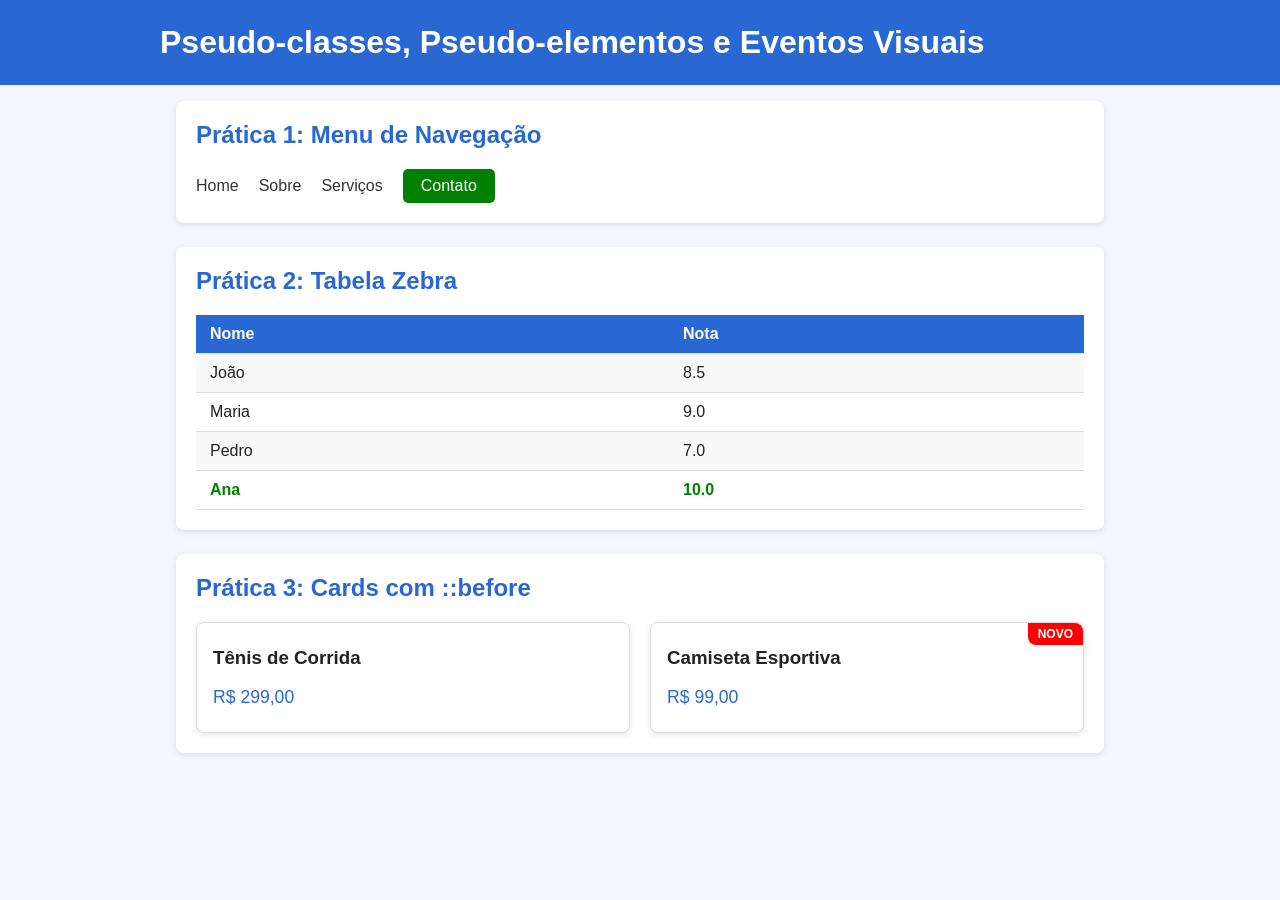
<file: Atividade 12/index.html>
<!DOCTYPE html>
<html lang="pt-BR">
<head>
  <meta charset="UTF-8">
  <meta name="viewport" content="width=device-width, initial-scale=1.0">
  <title>Pseudo-classes e Pseudo-elementos - Práticas</title>
  <link rel="stylesheet" href="estilo.css">
</head>
<body>

  <header class="topo">
    <h1 class="titulo">Pseudo-classes, Pseudo-elementos e Eventos Visuais</h1>
  </header>

  <main class="conteudo">

    <!-- PRÁTICA 1: MENU DE NAVEGAÇÃO -->
    <section class="pratica">
      <h2>Prática 1: Menu de Navegação</h2>
      <nav>
        <ul class="menu">
          <li><a href="#">Home</a></li>
          <li><a href="#">Sobre</a></li>
          <li><a href="#">Serviços</a></li>
          <li><a href="#">Contato</a></li>
        </ul>
      </nav>
    </section>

    <!-- PRÁTICA 2: TABELA ZEBRA -->
    <section class="pratica">
      <h2>Prática 2: Tabela Zebra</h2>
      <div class="tabela-wrapper">
        <table class="tabela-alunos">
          <tr><th>Nome</th><th>Nota</th></tr>
          <tr><td>João</td><td>8.5</td></tr>
          <tr><td>Maria</td><td>9.0</td></tr>
          <tr><td>Pedro</td><td>7.0</td></tr>
          <tr><td>Ana</td><td>10.0</td></tr>
        </table>
      </div>
    </section>

    <!-- PRÁTICA 3: CARDS COM ::before -->
    <section class="pratica">
      <h2>Prática 3: Cards com ::before</h2>
      <div class="cards">
        <div class="card">
          <h3>Tênis de Corrida</h3>
          <p>R$ 299,00</p>
        </div>
        <div class="card novo">
          <h3>Camiseta Esportiva</h3>
          <p>R$ 99,00</p>
        </div>
      </div>
    </section>

  </main>

</body>
</html>
</file>
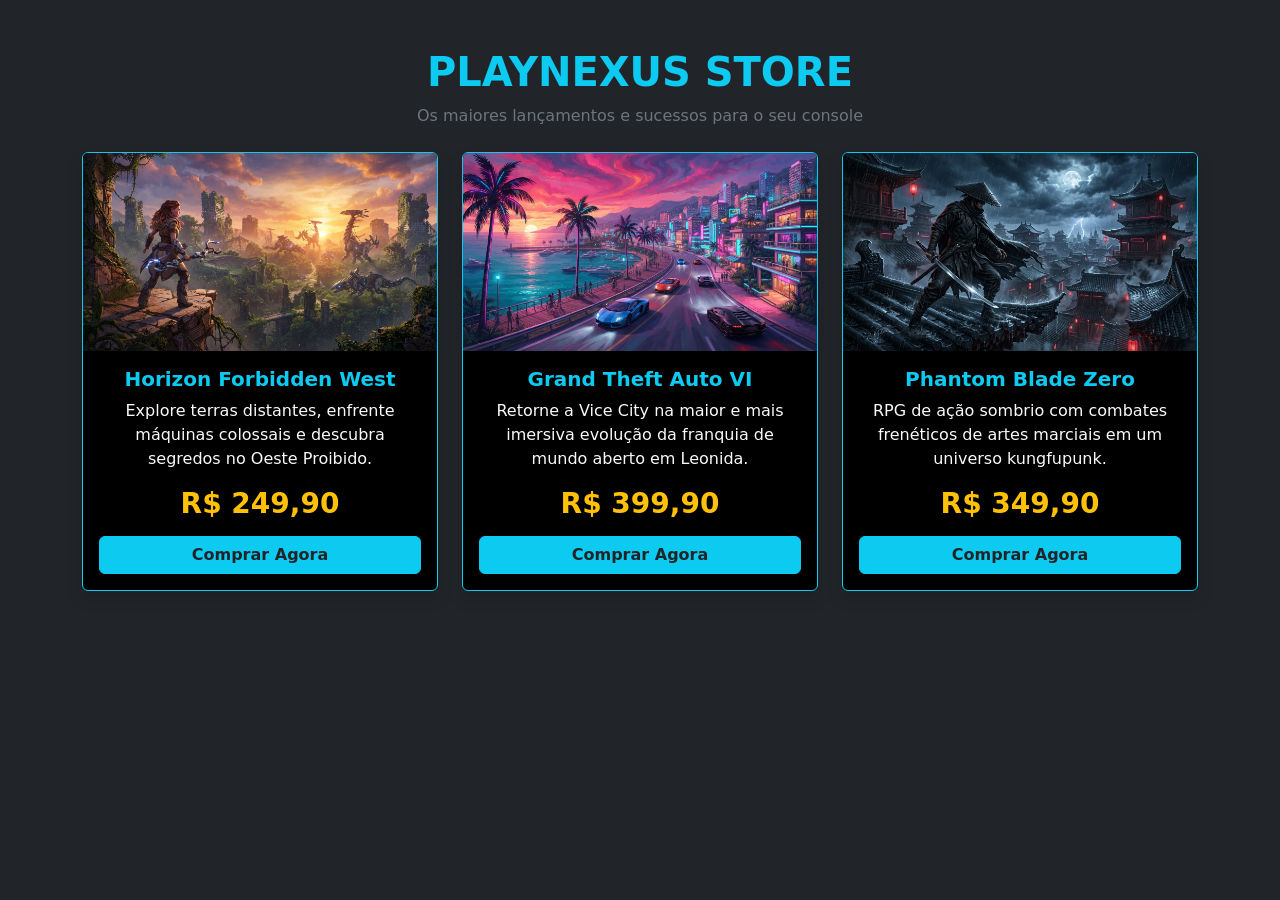
<file: Atividade 22/index.html>
<!DOCTYPE html>
<html lang="pt-BR">
<head>
  <meta charset="UTF-8">
  <meta name="viewport" content="width=device-width, initial-scale=1.0">
  <title>PlayNexus Store - Vitrine de Jogos</title>
  <!-- Importando o CSS do Bootstrap via CDN -->
  <link href="https://cdn.jsdelivr.net/npm/bootstrap@5.3.0/dist/css/bootstrap.min.css" rel="stylesheet">
</head>
<body class="bg-dark text-white">

  <!-- Container principal -->
  <div class="container">
    
    <!-- Título centralizado com espaçamento (mt e mb) e tipografia -->
    <header class="text-center mt-5 mb-4">
      <h1 class="fw-bold text-info text-uppercase">PlayNexus Store</h1>
      <p class="text-secondary">Os maiores lançamentos e sucessos para o seu console</p>
    </header>

    <!-- Linha (Row) com espaçamento entre os cards (g-4) -->
    <div class="row g-4 mb-5">

      <!-- Jogo 1: Horizon -->
      <div class="col-12 col-md-6 col-lg-4">
        <div class="card bg-black text-white border-info shadow h-100">
          <img src="Imagens/horizon.jpg.jpg" class="card-img-top" alt="Capa Horizon Forbidden West">
          <div class="card-body text-center d-flex flex-column">
            <h5 class="card-title fw-bold text-info">Horizon Forbidden West</h5>
            <p class="card-text text-light">
              Explore terras distantes, enfrente máquinas colossais e descubra segredos no Oeste Proibido.
            </p>
            <h3 class="text-warning fw-bold mt-auto">R$ 249,90</h3>
            <a href="#" class="btn btn-info fw-bold text-dark w-100 mt-2">
              Comprar Agora
            </a>
          </div>
        </div>
      </div>

      <!-- Jogo 2: GTA 6 -->
      <div class="col-12 col-md-6 col-lg-4">
        <div class="card bg-black text-white border-info shadow h-100">
          <img src="Imagens/gta6.jpg.jpg" class="card-img-top" alt="Capa GTA 6">
          <div class="card-body text-center d-flex flex-column">
            <h5 class="card-title fw-bold text-info">Grand Theft Auto VI</h5>
            <p class="card-text text-light">
              Retorne a Vice City na maior e mais imersiva evolução da franquia de mundo aberto em Leonida.
            </p>
            <h3 class="text-warning fw-bold mt-auto">R$ 399,90</h3>
            <a href="#" class="btn btn-info fw-bold text-dark w-100 mt-2">
              Comprar Agora
            </a>
          </div>
        </div>
      </div>

      <!-- Jogo 3: Phantom Blade Zero -->
      <div class="col-12 col-md-6 col-lg-4">
        <div class="card bg-black text-white border-info shadow h-100">
          <img src="Imagens/phantom.jpg.jpg" class="card-img-top" alt="Capa Phantom Blade Zero">
          <div class="card-body text-center d-flex flex-column">
            <h5 class="card-title fw-bold text-info">Phantom Blade Zero</h5>
            <p class="card-text text-light">
              RPG de ação sombrio com combates frenéticos de artes marciais em um universo kungfupunk.
            </p>
            <h3 class="text-warning fw-bold mt-auto">R$ 349,90</h3>
            <a href="#" class="btn btn-info fw-bold text-dark w-100 mt-2">
              Comprar Agora
            </a>
          </div>
        </div>
      </div>

    </div>
  </div>

  <!-- JavaScript do Bootstrap via CDN -->
  <script src="https://cdn.jsdelivr.net/npm/bootstrap@5.3.0/dist/js/bootstrap.bundle.min.js"></script>
</body>
</html>
</file>
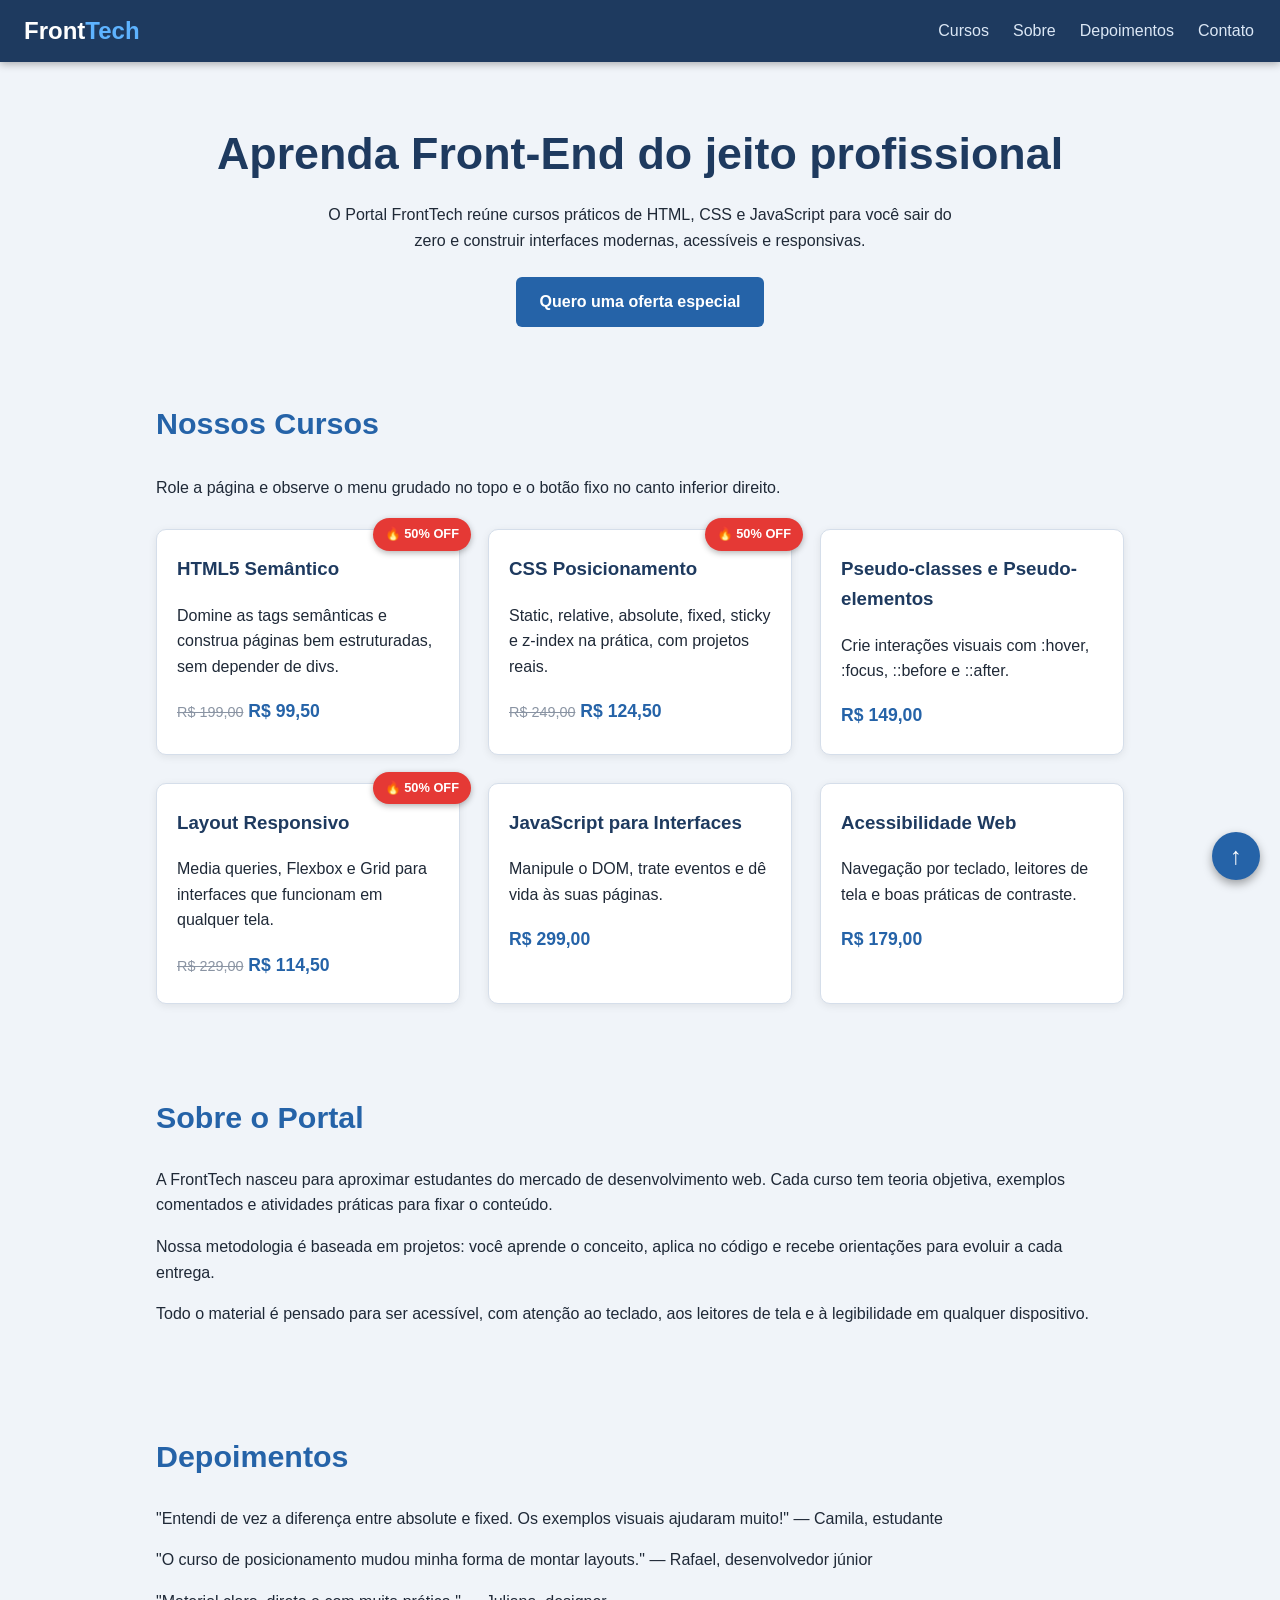
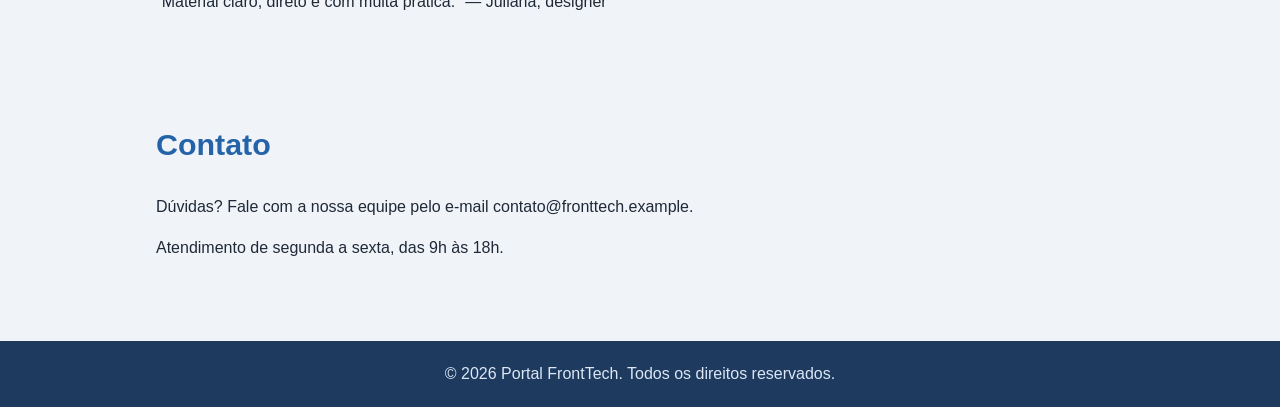
<file: Atividade 13/portal.html>
<!DOCTYPE html>
<html lang="pt-BR">
<head>
  <meta charset="UTF-8">
  <meta name="viewport" content="width=device-width, initial-scale=1.0">
  <title>Portal FrontTech</title>
  <link rel="stylesheet" href="portal.css">
</head>
<body>

  <!-- position: sticky (z-index 10) -->
  <header class="menu-navegacao" id="topo">
    <a class="logo" href="#topo">Front<span>Tech</span></a>
    <nav aria-label="Menu principal">
      <ul>
        <li><a href="#cursos">Cursos</a></li>
        <li><a href="#sobre">Sobre</a></li>
        <li><a href="#depoimentos">Depoimentos</a></li>
        <li><a href="#contato">Contato</a></li>
      </ul>
    </nav>
  </header>

  <!-- position: static (fluxo normal) -->
  <main>

    <section class="hero">
      <h1>Aprenda Front-End do jeito profissional</h1>
      <p>
        O Portal FrontTech reúne cursos práticos de HTML, CSS e JavaScript
        para você sair do zero e construir interfaces modernas, acessíveis e responsivas.
      </p>
      <a class="btn" href="#modal">Quero uma oferta especial</a>
    </section>

    <section id="cursos">
      <h2>Nossos Cursos</h2>
      <p>Role a página e observe o menu grudado no topo e o botão fixo no canto inferior direito.</p>

      <!-- position: relative (âncora da badge) -->
      <article class="card-curso">
        <!-- position: absolute (canto superior direito) -->
        <span class="badge-promocao">🔥 50% OFF</span>
        <h3>HTML5 Semântico</h3>
        <p>Domine as tags semânticas e construa páginas bem estruturadas, sem depender de divs.</p>
        <p class="preco"><s>R$ 199,00</s> <strong>R$ 99,50</strong></p>
      </article>

      <article class="card-curso">
        <span class="badge-promocao">🔥 50% OFF</span>
        <h3>CSS Posicionamento</h3>
        <p>Static, relative, absolute, fixed, sticky e z-index na prática, com projetos reais.</p>
        <p class="preco"><s>R$ 249,00</s> <strong>R$ 124,50</strong></p>
      </article>

      <article class="card-curso">
        <h3>Pseudo-classes e Pseudo-elementos</h3>
        <p>Crie interações visuais com :hover, :focus, ::before e ::after.</p>
        <p class="preco"><strong>R$ 149,00</strong></p>
      </article>

      <article class="card-curso">
        <span class="badge-promocao">🔥 50% OFF</span>
        <h3>Layout Responsivo</h3>
        <p>Media queries, Flexbox e Grid para interfaces que funcionam em qualquer tela.</p>
        <p class="preco"><s>R$ 229,00</s> <strong>R$ 114,50</strong></p>
      </article>

      <article class="card-curso">
        <h3>JavaScript para Interfaces</h3>
        <p>Manipule o DOM, trate eventos e dê vida às suas páginas.</p>
        <p class="preco"><strong>R$ 299,00</strong></p>
      </article>

      <article class="card-curso">
        <h3>Acessibilidade Web</h3>
        <p>Navegação por teclado, leitores de tela e boas práticas de contraste.</p>
        <p class="preco"><strong>R$ 179,00</strong></p>
      </article>
    </section>

    <section id="sobre">
      <h2>Sobre o Portal</h2>
      <p>
        A FrontTech nasceu para aproximar estudantes do mercado de desenvolvimento web.
        Cada curso tem teoria objetiva, exemplos comentados e atividades práticas
        para fixar o conteúdo.
      </p>
      <p>
        Nossa metodologia é baseada em projetos: você aprende o conceito,
        aplica no código e recebe orientações para evoluir a cada entrega.
      </p>
      <p>
        Todo o material é pensado para ser acessível, com atenção ao teclado,
        aos leitores de tela e à legibilidade em qualquer dispositivo.
      </p>
    </section>

    <section id="depoimentos">
      <h2>Depoimentos</h2>
      <p>"Entendi de vez a diferença entre absolute e fixed. Os exemplos visuais ajudaram muito!" — Camila, estudante</p>
      <p>"O curso de posicionamento mudou minha forma de montar layouts." — Rafael, desenvolvedor júnior</p>
      <p>"Material claro, direto e com muita prática." — Juliana, designer</p>
    </section>

    <section id="contato">
      <h2>Contato</h2>
      <p>Dúvidas? Fale com a nossa equipe pelo e-mail contato@fronttech.example.</p>
      <p>Atendimento de segunda a sexta, das 9h às 18h.</p>
    </section>

  </main>

  <footer class="rodape">
    <p>&copy; 2026 Portal FrontTech. Todos os direitos reservados.</p>
  </footer>

  <!-- position: fixed (1) - botão voltar ao topo (z-index 20) -->
  <a class="btn-topo" href="#topo" aria-label="Voltar ao topo da página" title="Voltar ao topo">&#8593;</a>

  <!-- position: fixed (2) - overlay (z-index 999) + modal (z-index 1000)
       Aberto via :target (link para #modal), sem JavaScript -->
  <aside class="overlay" id="modal">
    <a class="overlay-fechar" href="#fechar" aria-label="Fechar oferta"></a>
  </aside>
  <article class="modal" role="dialog" aria-labelledby="modal-titulo">
    <h2 id="modal-titulo">🔥 Oferta Especial</h2>
    <p>Matricule-se hoje em qualquer curso em promoção e ganhe <strong>50% de desconto</strong>.</p>
    <p>Você também recebe acesso vitalício ao material de apoio.</p>
    <a class="btn" href="#fechar">Fechar</a>
  </article>

</body>
</html>
</file>
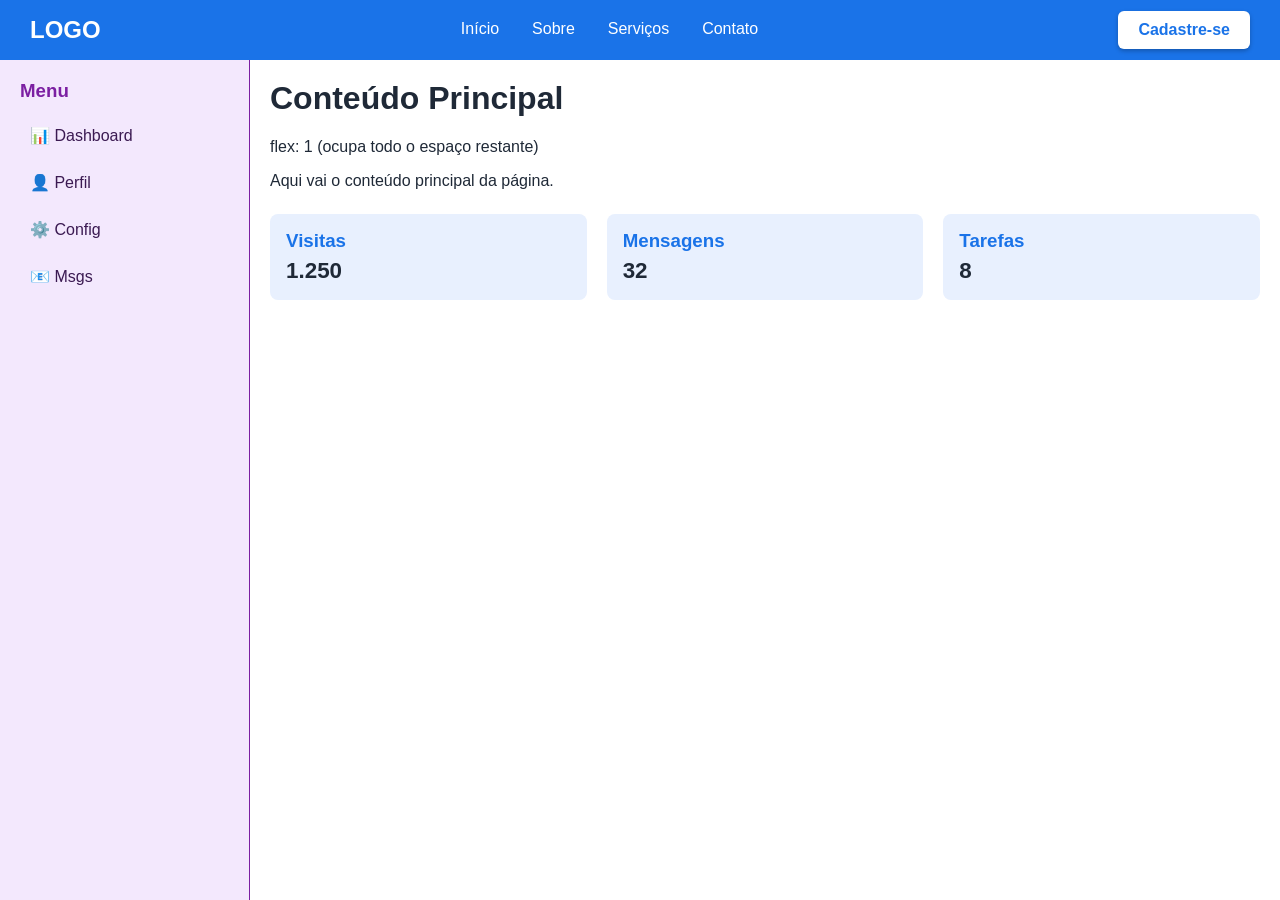
<file: Atividade 14/flex-atividade2.html>
<!DOCTYPE html>
<html lang="pt-BR">
<head>
  <meta charset="UTF-8">
  <meta name="viewport" content="width=device-width, initial-scale=1.0">
  <title>Atividade 2 - Layout com Barra Lateral</title>
  <link rel="stylesheet" href="flex.css">
</head>
<body>

  <!-- Wrapper externo: flex-direction: column (navbar em cima, corpo embaixo) -->
  <div class="pagina">

    <!-- Navbar reaproveitada da Atividade 1 -->
    <nav class="navbar" aria-label="Menu principal">
      <a class="logo" href="#">LOGO</a>
      <ul class="nav-links">
        <li><a href="#">Início</a></li>
        <li><a href="#">Sobre</a></li>
        <li><a href="#">Serviços</a></li>
        <li><a href="#">Contato</a></li>
      </ul>
      <button class="btn-cadastro" type="button">Cadastre-se</button>
    </nav>

    <!-- Corpo: flex-direction: row (sidebar + conteúdo lado a lado) -->
    <div class="corpo">

      <!-- Sidebar: largura fixa 250px, links em column -->
      <aside class="sidebar">
        <h3>Menu</h3>
        <a href="#">📊 Dashboard</a>
        <a href="#">👤 Perfil</a>
        <a href="#">⚙️ Config</a>
        <a href="#">📧 Msgs</a>
      </aside>

      <!-- Conteúdo: flex: 1 (ocupa todo o espaço restante) -->
      <main class="content">
        <h1>Conteúdo Principal</h1>
        <p>flex: 1 (ocupa todo o espaço restante)</p>
        <p>Aqui vai o conteúdo principal da página.</p>

        <section class="cards" aria-label="Resumo">
          <article class="card"><h3>Visitas</h3><p>1.250</p></article>
          <article class="card"><h3>Mensagens</h3><p>32</p></article>
          <article class="card"><h3>Tarefas</h3><p>8</p></article>
        </section>
      </main>

    </div>
  </div>

</body>
</html>
</file>
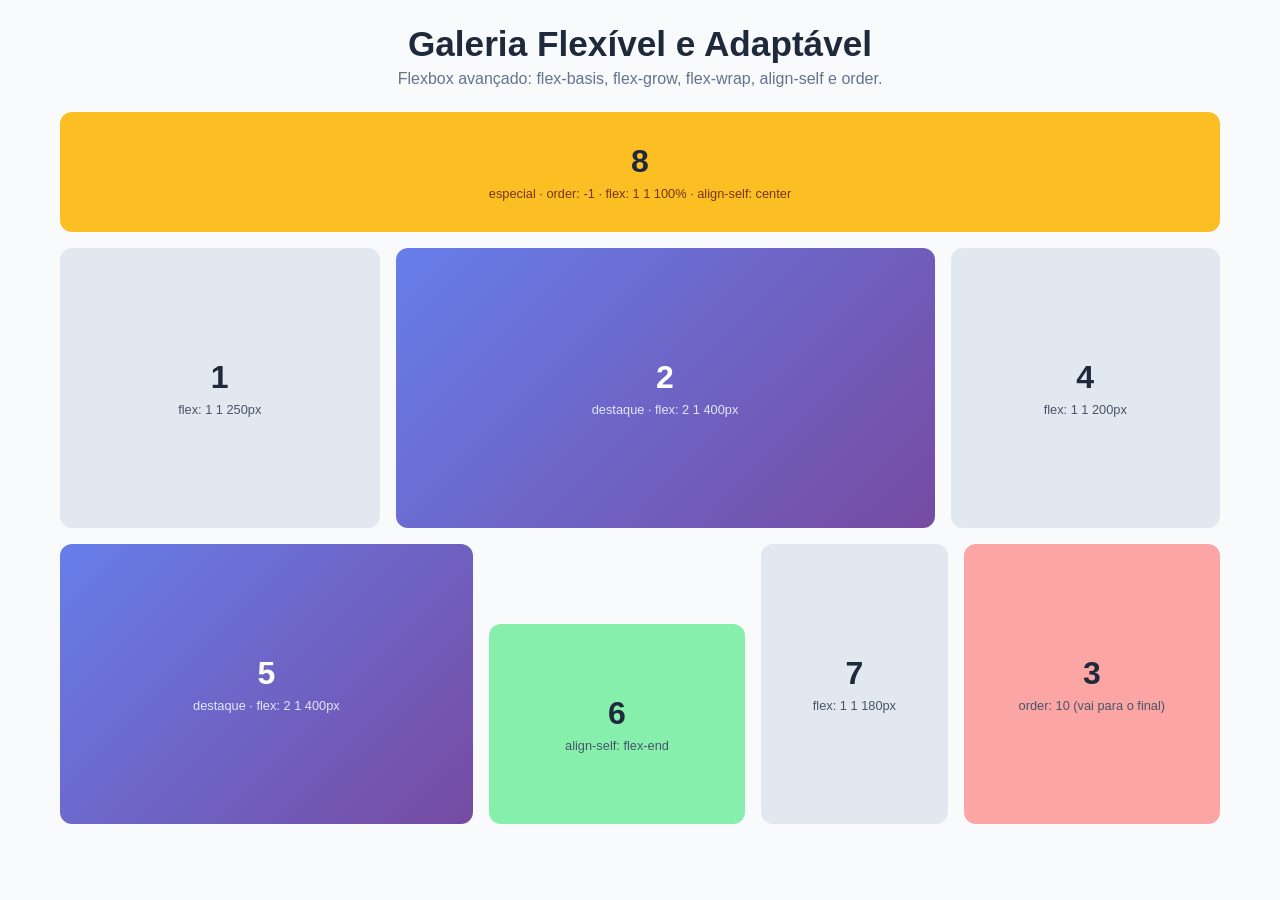
<file: Atividade 15/galeria.html>
<!DOCTYPE html>
<html lang="pt-BR">
<head>
  <meta charset="UTF-8">
  <meta name="viewport" content="width=device-width, initial-scale=1.0">
  <title>Galeria Flexível e Adaptável</title>
  <link rel="stylesheet" href="galeria.css">
</head>
<body>

  <header class="cabecalho">
    <h1>Galeria Flexível e Adaptável</h1>
    <p>Flexbox avançado: flex-basis, flex-grow, flex-wrap, align-self e order.</p>
  </header>

  <main>
    <div class="gallery">
      <div class="item"><span class="num">1</span><small>flex: 1 1 250px</small></div>
      <div class="item destaque"><span class="num">2</span><small>destaque · flex: 2 1 400px</small></div>
      <div class="item"><span class="num">3</span><small>order: 10 (vai para o final)</small></div>
      <div class="item"><span class="num">4</span><small>flex: 1 1 200px</small></div>
      <div class="item destaque"><span class="num">5</span><small>destaque · flex: 2 1 400px</small></div>
      <div class="item"><span class="num">6</span><small>align-self: flex-end</small></div>
      <div class="item"><span class="num">7</span><small>flex: 1 1 180px</small></div>
      <div class="item especial"><span class="num">8</span><small>especial · order: -1 · flex: 1 1 100% · align-self: center</small></div>
    </div>
  </main>

</body>
</html>
</file>
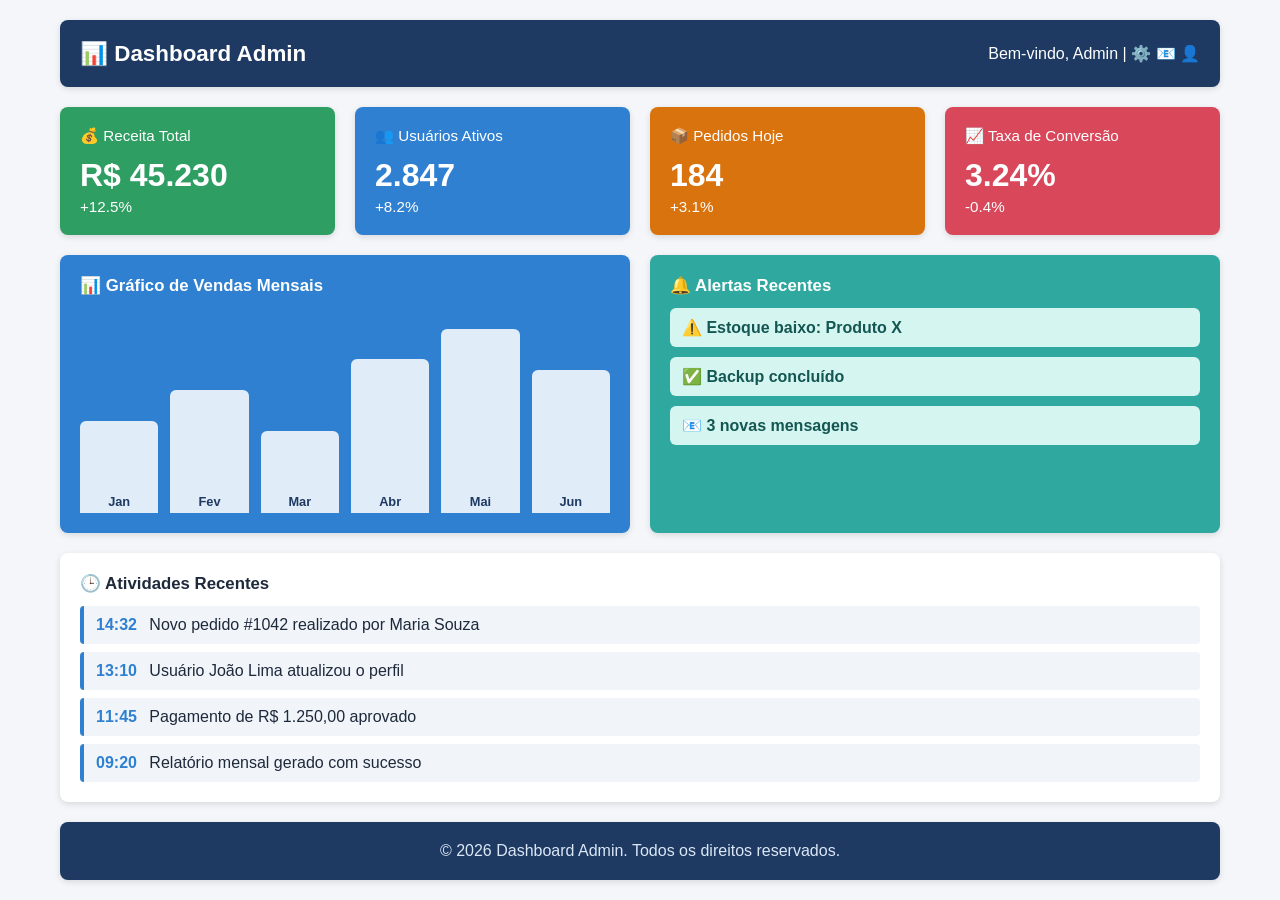
<file: Atividade 16/dashboard.html>
<!DOCTYPE html>
<html lang="pt-BR">
<head>
  <meta charset="UTF-8">
  <meta name="viewport" content="width=device-width, initial-scale=1.0">
  <title>Dashboard Admin - CSS Grid</title>
  <link rel="stylesheet" href="dashboard.css">
</head>
<body>

  <!-- 1. Container do dashboard (display: grid) -->
  <div class="dashboard">

    <!-- HEADER (span 4) -->
    <header class="card header">
      <h1>📊 Dashboard Admin</h1>
      <p>Bem-vindo, Admin | ⚙️ 📧 👤</p>
    </header>

    <!-- 4 CARTÕES DE MÉTRICAS -->
    <article class="card metrica receita">
      <h2>💰 Receita Total</h2>
      <p class="valor">R$ 45.230</p>
      <p class="variacao">+12.5%</p>
    </article>

    <article class="card metrica usuarios">
      <h2>👥 Usuários Ativos</h2>
      <p class="valor">2.847</p>
      <p class="variacao">+8.2%</p>
    </article>

    <article class="card metrica pedidos">
      <h2>📦 Pedidos Hoje</h2>
      <p class="valor">184</p>
      <p class="variacao">+3.1%</p>
    </article>

    <article class="card metrica conversao">
      <h2>📈 Taxa de Conversão</h2>
      <p class="valor">3.24%</p>
      <p class="variacao">-0.4%</p>
    </article>

    <!-- GRÁFICO (span 2) -->
    <section class="card grafico">
      <h2>📊 Gráfico de Vendas Mensais</h2>
      <ul class="barras" role="img" aria-label="Gráfico de barras com vendas de janeiro a junho">
        <li style="--altura: 45%"><span>Jan</span></li>
        <li style="--altura: 60%"><span>Fev</span></li>
        <li style="--altura: 40%"><span>Mar</span></li>
        <li style="--altura: 75%"><span>Abr</span></li>
        <li style="--altura: 90%"><span>Mai</span></li>
        <li style="--altura: 70%"><span>Jun</span></li>
      </ul>
    </section>

    <!-- ALERTAS (span 2) -->
    <aside class="card alertas">
      <h2>🔔 Alertas Recentes</h2>
      <ul>
        <li>⚠️ Estoque baixo: Produto X</li>
        <li>✅ Backup concluído</li>
        <li>📧 3 novas mensagens</li>
      </ul>
    </aside>

    <!-- ATIVIDADES RECENTES (span 4) -->
    <section class="card atividades">
      <h2>🕒 Atividades Recentes</h2>
      <ul>
        <li><strong>14:32</strong> Novo pedido #1042 realizado por Maria Souza</li>
        <li><strong>13:10</strong> Usuário João Lima atualizou o perfil</li>
        <li><strong>11:45</strong> Pagamento de R$ 1.250,00 aprovado</li>
        <li><strong>09:20</strong> Relatório mensal gerado com sucesso</li>
      </ul>
    </section>

    <!-- FOOTER (span 4) -->
    <footer class="card footer">
      <p>&copy; 2026 Dashboard Admin. Todos os direitos reservados.</p>
    </footer>

  </div>

</body>
</html>
</file>
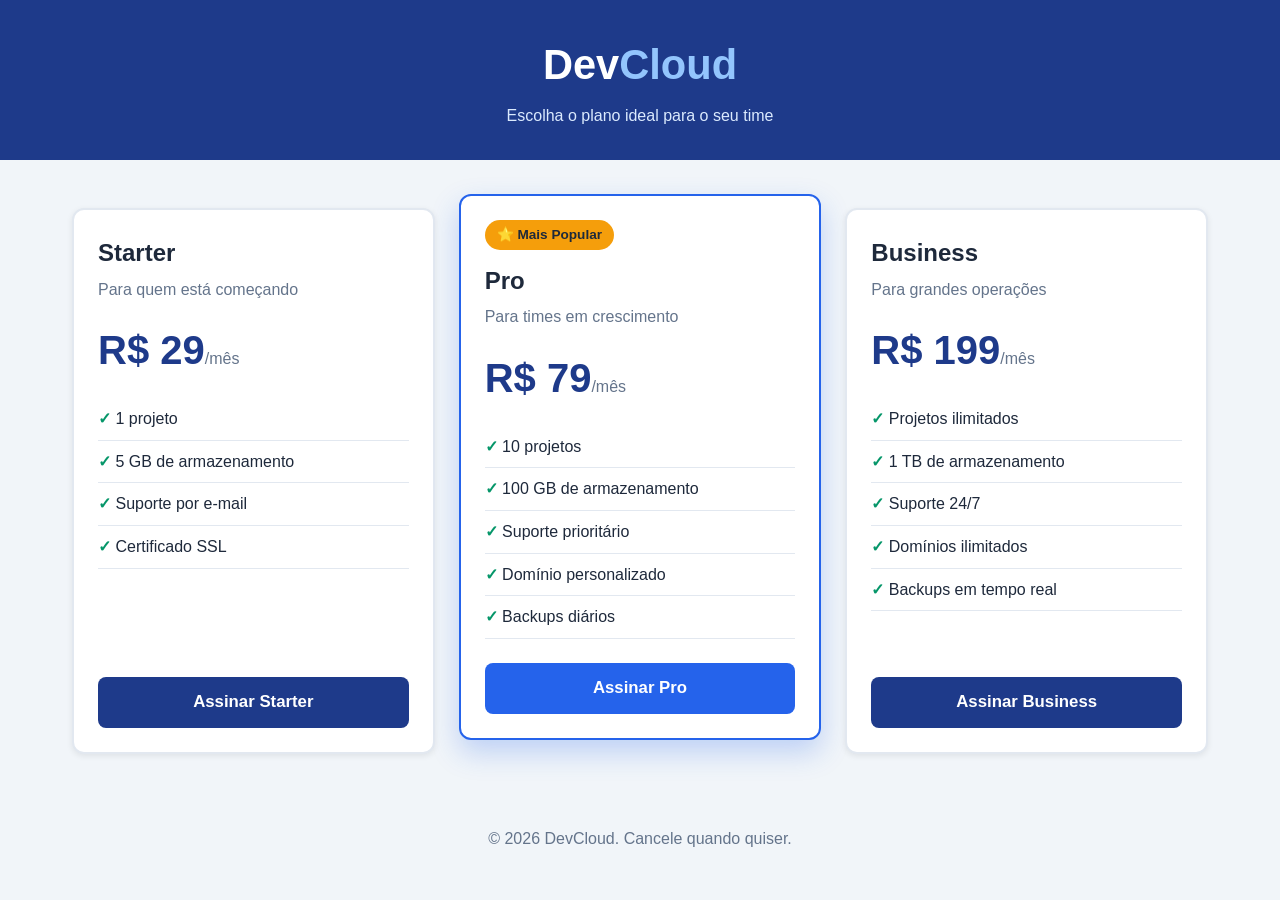
<file: Atividade 18/Exercicio 2/resp-atividade2.html>
<!DOCTYPE html>
<html lang="pt-BR">
<head>
  <meta charset="UTF-8">
  <meta name="viewport" content="width=device-width, initial-scale=1.0">
  <title>DevCloud - Planos de Assinatura</title>
  <link rel="stylesheet" href="resp-atividade2.css">
</head>
<body>

  <header class="topo">
    <h1>Dev<span>Cloud</span></h1>
    <p>Escolha o plano ideal para o seu time</p>
  </header>

  <main>
    <section class="planos" aria-label="Planos de assinatura">

      <!-- Plano 1 -->
      <article class="plano">
        <h2>Starter</h2>
        <p class="descricao">Para quem está começando</p>
        <p class="preco"><span class="valor">R$ 29</span><span class="periodo">/mês</span></p>
        <ul class="recursos">
          <li>1 projeto</li>
          <li>5 GB de armazenamento</li>
          <li>Suporte por e-mail</li>
          <li>Certificado SSL</li>
        </ul>
        <a class="btn" href="#">Assinar Starter</a>
      </article>

      <!-- Plano 2 (destaque) -->
      <article class="plano plano-pro">
        <p class="selo">⭐ Mais Popular</p>
        <h2>Pro</h2>
        <p class="descricao">Para times em crescimento</p>
        <p class="preco"><span class="valor">R$ 79</span><span class="periodo">/mês</span></p>
        <ul class="recursos">
          <li>10 projetos</li>
          <li>100 GB de armazenamento</li>
          <li>Suporte prioritário</li>
          <li>Domínio personalizado</li>
          <li>Backups diários</li>
        </ul>
        <a class="btn btn-destaque" href="#">Assinar Pro</a>
      </article>

      <!-- Plano 3 -->
      <article class="plano">
        <h2>Business</h2>
        <p class="descricao">Para grandes operações</p>
        <p class="preco"><span class="valor">R$ 199</span><span class="periodo">/mês</span></p>
        <ul class="recursos">
          <li>Projetos ilimitados</li>
          <li>1 TB de armazenamento</li>
          <li>Suporte 24/7</li>
          <li>Domínios ilimitados</li>
          <li>Backups em tempo real</li>
        </ul>
        <a class="btn" href="#">Assinar Business</a>
      </article>

    </section>
  </main>

  <footer class="rodape">
    <p>&copy; 2026 DevCloud. Cancele quando quiser.</p>
  </footer>

</body>
</html>
</file>
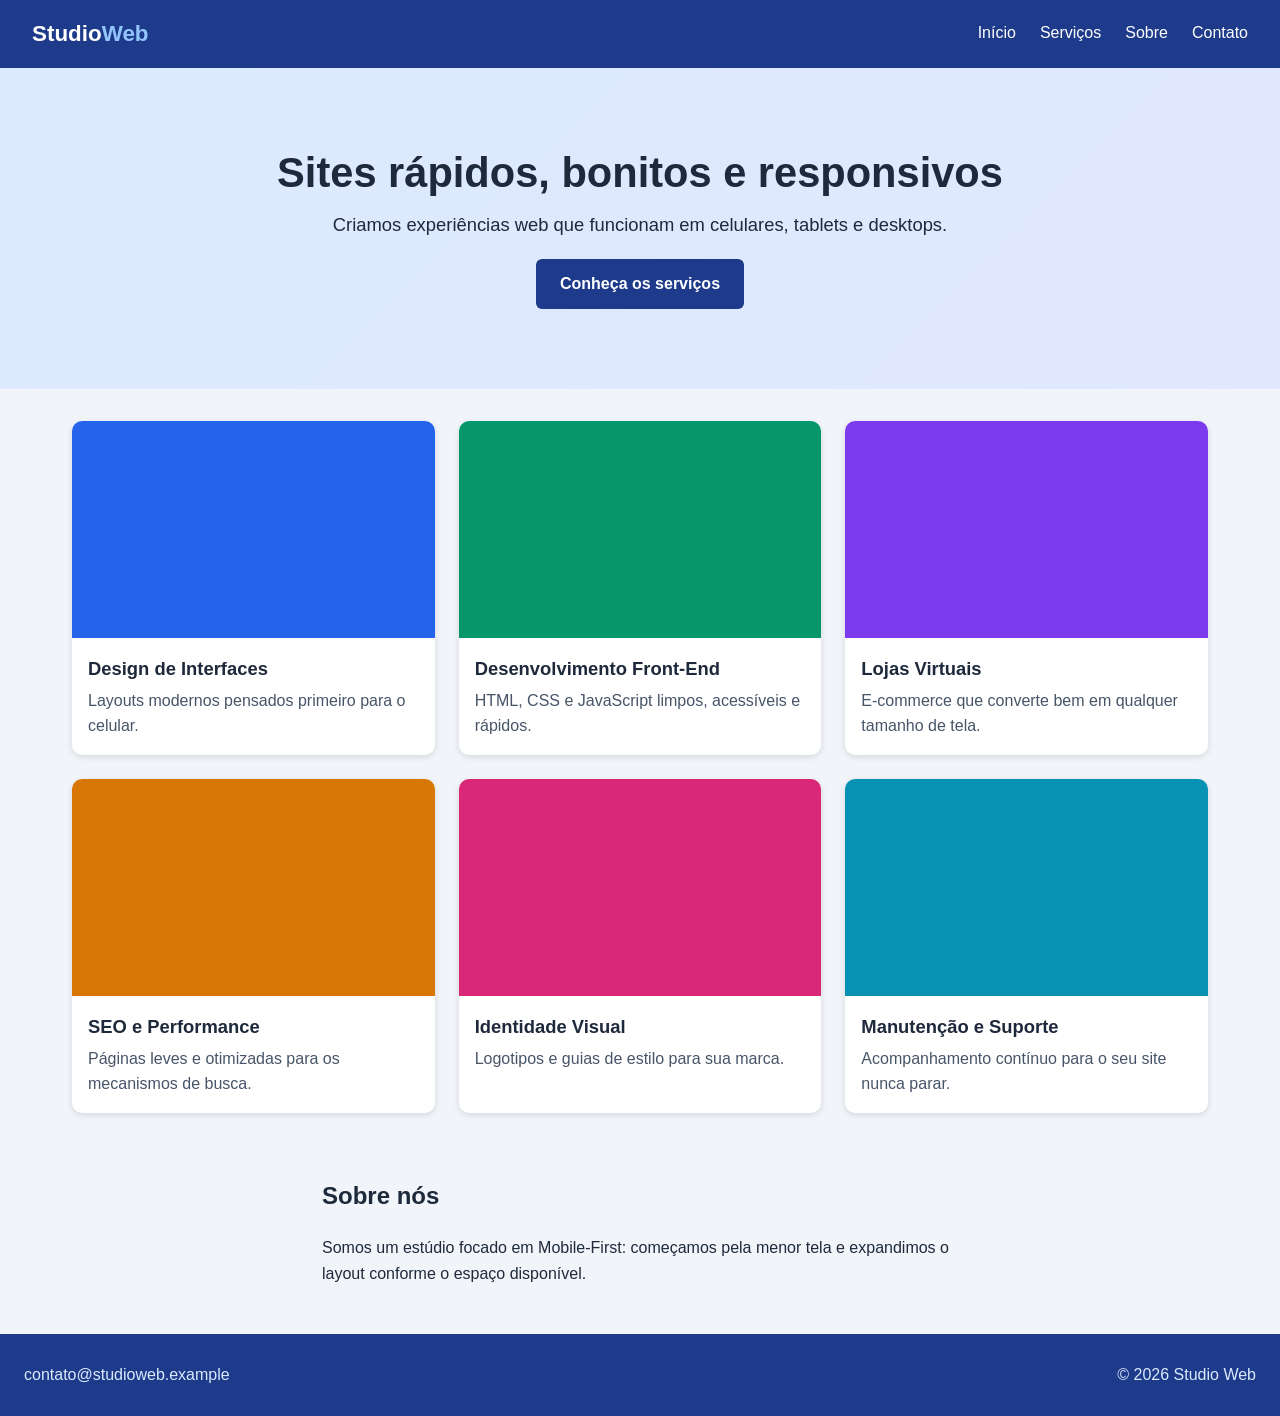
<file: Atividade 18/Exercicio1/resp-atividade1.html>
<!DOCTYPE html>
<html lang="pt-BR">
<head>
  <meta charset="UTF-8">
  <!-- Requisito 6: meta viewport -->
  <meta name="viewport" content="width=device-width, initial-scale=1.0">
  <title>Studio Web - Layout Responsivo</title>
  <link rel="stylesheet" href="resp-atividade1.css">
</head>
<body>

  <!-- Navbar: hambúrguer no mobile, menu horizontal a partir de 768px -->
  <header class="navbar">
    <a class="logo" href="#">Studio<span>Web</span></a>

    <button class="menu-toggle" type="button"
            aria-expanded="false" aria-controls="menu" aria-label="Abrir menu">
      <span class="barra"></span>
      <span class="barra"></span>
      <span class="barra"></span>
    </button>

    <nav class="menu" id="menu" aria-label="Menu principal">
      <ul>
        <li><a href="#inicio">Início</a></li>
        <li><a href="#servicos">Serviços</a></li>
        <li><a href="#sobre">Sobre</a></li>
        <li><a href="#contato">Contato</a></li>
      </ul>
    </nav>
  </header>

  <main>
    <section class="hero" id="inicio">
      <h1>Sites rápidos, bonitos e responsivos</h1>
      <p>Criamos experiências web que funcionam em celulares, tablets e desktops.</p>
      <a class="btn" href="#servicos">Conheça os serviços</a>
    </section>

    <!-- Requisito 4: grid de cards 1 → 2 → 3 colunas -->
    <section class="cards" id="servicos" aria-label="Serviços">
      <article class="card">
        <img src="data:image/svg+xml,%3Csvg xmlns='http://www.w3.org/2000/svg' width='600' height='360'%3E%3Crect width='600' height='360' fill='%232563eb'/%3E%3C/svg%3E"
             width="600" height="360" alt="Ilustração azul do serviço de design de interfaces">
        <h3>Design de Interfaces</h3>
        <p>Layouts modernos pensados primeiro para o celular.</p>
      </article>

      <article class="card">
        <img src="data:image/svg+xml,%3Csvg xmlns='http://www.w3.org/2000/svg' width='600' height='360'%3E%3Crect width='600' height='360' fill='%23059669'/%3E%3C/svg%3E"
             width="600" height="360" alt="Ilustração verde do serviço de desenvolvimento front-end">
        <h3>Desenvolvimento Front-End</h3>
        <p>HTML, CSS e JavaScript limpos, acessíveis e rápidos.</p>
      </article>

      <article class="card">
        <img src="data:image/svg+xml,%3Csvg xmlns='http://www.w3.org/2000/svg' width='600' height='360'%3E%3Crect width='600' height='360' fill='%237c3aed'/%3E%3C/svg%3E"
             width="600" height="360" alt="Ilustração roxa do serviço de lojas virtuais">
        <h3>Lojas Virtuais</h3>
        <p>E-commerce que converte bem em qualquer tamanho de tela.</p>
      </article>

      <article class="card">
        <img src="data:image/svg+xml,%3Csvg xmlns='http://www.w3.org/2000/svg' width='600' height='360'%3E%3Crect width='600' height='360' fill='%23d97706'/%3E%3C/svg%3E"
             width="600" height="360" alt="Ilustração laranja do serviço de SEO">
        <h3>SEO e Performance</h3>
        <p>Páginas leves e otimizadas para os mecanismos de busca.</p>
      </article>

      <article class="card">
        <img src="data:image/svg+xml,%3Csvg xmlns='http://www.w3.org/2000/svg' width='600' height='360'%3E%3Crect width='600' height='360' fill='%23db2777'/%3E%3C/svg%3E"
             width="600" height="360" alt="Ilustração rosa do serviço de identidade visual">
        <h3>Identidade Visual</h3>
        <p>Logotipos e guias de estilo para sua marca.</p>
      </article>

      <article class="card">
        <img src="data:image/svg+xml,%3Csvg xmlns='http://www.w3.org/2000/svg' width='600' height='360'%3E%3Crect width='600' height='360' fill='%230891b2'/%3E%3C/svg%3E"
             width="600" height="360" alt="Ilustração turquesa do serviço de manutenção">
        <h3>Manutenção e Suporte</h3>
        <p>Acompanhamento contínuo para o seu site nunca parar.</p>
      </article>
    </section>

    <section class="sobre" id="sobre">
      <h2>Sobre nós</h2>
      <p>
        Somos um estúdio focado em Mobile-First: começamos pela menor tela
        e expandimos o layout conforme o espaço disponível.
      </p>
    </section>
  </main>

  <footer class="rodape" id="contato">
    <p>contato@studioweb.example</p>
    <p>&copy; 2026 Studio Web</p>
  </footer>

  <script>
    // Abre/fecha o menu hambúrguer no mobile
    var botao = document.querySelector('.menu-toggle');
    var menu = document.getElementById('menu');

    botao.addEventListener('click', function () {
      var aberto = menu.classList.toggle('aberto');
      botao.setAttribute('aria-expanded', aberto);
      botao.setAttribute('aria-label', aberto ? 'Fechar menu' : 'Abrir menu');
    });

    // Fecha o menu ao clicar em um link
    menu.addEventListener('click', function (e) {
      if (e.target.tagName === 'A') {
        menu.classList.remove('aberto');
        botao.setAttribute('aria-expanded', 'false');
        botao.setAttribute('aria-label', 'Abrir menu');
      }
    });
  </script>

</body>
</html>
</file>
<file: Atividade 12/estilo.css>
* {
  box-sizing: border-box;
}

body {
  margin: 0;
  font-family: "Segoe UI", Arial, sans-serif;
  background: #f4f6fb;
  color: #222;
}

.topo {
  background: #2968d3;
  padding: 24px 16px;
}

.titulo {
  margin: 0;
  max-width: 960px;
  margin-inline: auto;
  color: white;
  font-size: clamp(1.2rem, 4vw, 2rem);
}

.conteudo {
  max-width: 960px;
  margin: 0 auto;
  padding: 16px;
}

.pratica {
  background: white;
  border-radius: 8px;
  padding: 20px;
  margin-bottom: 24px;
  box-shadow: 0 2px 6px rgba(0, 0, 0, 0.1);
}

.pratica h2 {
  margin-top: 0;
  color: #2968d3;
  font-size: clamp(1.1rem, 3vw, 1.5rem);
}


/* ===== PRÁTICA 1: MENU DE NAVEGAÇÃO ===== */

/* Código base */
.menu {
  list-style: none;
  display: flex;
  gap: 20px;
  padding: 0;
  margin: 0;
  flex-wrap: wrap;
  align-items: center;
}

.menu a {
  text-decoration: none;
  color: #333;
}

/* 2. Sublinhado animado com ::after (nasce com width: 0) */
.menu a {
  position: relative;
  display: inline-block;
  padding: 4px 0;
  transition: color 0.3s;
}

.menu a::after {
  content: "";
  position: absolute;
  bottom: -2px;
  left: 0;
  width: 0%;
  height: 2px;
  background-color: #2968d3;
  transition: width 0.3s;
}

/* 1. :hover muda a cor para azul (e :focus para acessibilidade) */
.menu a:hover,
.menu a:focus {
  color: blue;
}

/* Quando passa o mouse, o ::after cresce */
.menu a:hover::after,
.menu a:focus::after {
  width: 100%;
}

/* 3. Último item (Contato) parece um botão */
.menu li:last-child a {
  padding: 8px 18px;
  background-color: green;
  color: white;
  border-radius: 5px;
}

.menu li:last-child a:hover,
.menu li:last-child a:focus {
  color: white;
  background-color: #0b7a0b;
}

/* O botão não precisa do sublinhado */
.menu li:last-child a::after {
  display: none;
}

/* Responsivo: menu empilhado em telas pequenas */
@media (max-width: 480px) {
  .menu {
    flex-direction: column;
    align-items: stretch;
    gap: 12px;
    text-align: center;
  }

  .menu li:last-child a {
    display: block;
  }
}


/* ===== PRÁTICA 2: TABELA ZEBRA ===== */

/* Permite rolagem horizontal em telas muito estreitas */
.tabela-wrapper {
  overflow-x: auto;
}

.tabela-alunos {
  width: 100%;
  border-collapse: collapse;
}

.tabela-alunos th,
.tabela-alunos td {
  padding: 10px 14px;
  text-align: left;
  border-bottom: 1px solid #ddd;
}

.tabela-alunos th {
  background: #2968d3;
  color: white;
}

/* 1. Linhas pares com fundo cinza claro */
.tabela-alunos tr:nth-child(even) {
  background-color: #f9f9f9;
}

/* 2. Hover: fundo amarelo claro (vem depois do even para prevalecer) */
.tabela-alunos tr:hover {
  background-color: #fff9c4;
}

/* O cabeçalho não deve mudar no hover */
.tabela-alunos tr:first-child:hover {
  background-color: transparent;
}

/* 3. Última linha em verde e negrito */
.tabela-alunos tr:last-child {
  color: green;
  font-weight: bold;
}

@media (max-width: 480px) {
  .tabela-alunos th,
  .tabela-alunos td {
    padding: 8px;
    font-size: 0.9rem;
  }
}


/* ===== PRÁTICA 3: CARDS COM ::before ===== */

.cards {
  display: grid;
  grid-template-columns: repeat(auto-fit, minmax(220px, 1fr));
  gap: 20px;
}

.card {
  position: relative; /* referência para o ::before absoluto */
  background: white;
  border: 1px solid #ddd;
  border-radius: 8px;
  padding: 24px 16px;
  box-shadow: 0 2px 6px rgba(0, 0, 0, 0.1);
  transition: transform 0.3s, box-shadow 0.3s;
}

.card h3 {
  margin-top: 0;
}

.card p {
  margin-bottom: 0;
  font-size: 1.1rem;
  color: #2968d3;
}

/* 1. Hover levanta o card */
.card:hover {
  transform: translateY(-5px);
  box-shadow: 0 8px 16px rgba(0, 0, 0, 0.15);
}

/* 2 e 3. Etiqueta "NOVO" injetada com ::before */
.card.novo::before {
  content: "NOVO";
  position: absolute;
  top: 0;
  right: 0;
  background: red;
  color: white;
  font-size: 0.75rem;
  font-weight: bold;
  padding: 4px 10px;
  border-radius: 0 8px 0 8px;
}
</file>
<file: Atividade 13/portal.css>
* {
  box-sizing: border-box;
}

html {
  scroll-behavior: smooth;
  scroll-padding-top: 80px; /* evita que o header sticky cubra o título ao navegar */
}

body {
  margin: 0;
  font-family: "Segoe UI", Arial, sans-serif;
  line-height: 1.6;
  color: #1f2937;
  background: #f0f4f9;
}

/* ---------- position: static (fluxo normal) ---------- */
main,
section,
p {
  position: static;
}

main {
  max-width: 1000px;
  margin: 0 auto;
  padding: 0 16px;
}

section {
  padding: 32px 0;
}

h2 {
  color: #2563a8;
  font-size: clamp(1.4rem, 4vw, 1.9rem);
}

/* ---------- Botão base ---------- */
.btn {
  display: inline-block;
  padding: 12px 24px;
  background: #2563a8;
  color: white;
  text-decoration: none;
  font-weight: bold;
  border-radius: 6px;
  transition: background 0.3s, transform 0.2s;
}

.btn:hover,
.btn:focus {
  background: #1b4a80;
}

.btn:active {
  transform: scale(0.96);
}

/* ---------- position: sticky + z-index 10 ---------- */
.menu-navegacao {
  position: sticky;
  top: 0;
  z-index: 10;
  display: flex;
  flex-wrap: wrap;
  align-items: center;
  justify-content: space-between;
  gap: 8px 24px;
  padding: 12px 24px;
  background: #1e3a5f;
  box-shadow: 0 2px 8px rgba(0, 0, 0, 0.3);
}

.logo {
  color: white;
  font-size: 1.5rem;
  font-weight: bold;
  text-decoration: none;
}

.logo span {
  color: #5eb3ff;
}

.menu-navegacao ul {
  display: flex;
  flex-wrap: wrap;
  gap: 8px 20px;
  list-style: none;
  margin: 0;
  padding: 0;
}

.menu-navegacao nav a {
  color: #dbe7f5;
  text-decoration: none;
  padding: 4px 2px;
  border-bottom: 2px solid transparent;
  transition: color 0.3s, border-color 0.3s;
}

.menu-navegacao nav a:hover,
.menu-navegacao nav a:focus {
  color: white;
  border-bottom-color: #5eb3ff;
}

/* ---------- Hero ---------- */
.hero {
  text-align: center;
  padding: 56px 0 40px;
}

.hero h1 {
  font-size: clamp(1.7rem, 6vw, 2.8rem);
  margin: 0 0 12px;
  color: #1e3a5f;
}

.hero p {
  max-width: 640px;
  margin: 0 auto 24px;
}

/* ---------- Cursos (grid responsivo) ---------- */
#cursos {
  display: grid;
  grid-template-columns: repeat(auto-fit, minmax(260px, 1fr));
  gap: 28px; /* espaço para a badge que ultrapassa o card */
}

#cursos > h2,
#cursos > p {
  grid-column: 1 / -1;
  margin: 0;
}

/* ---------- position: relative (âncora da badge) + z-index 1 ---------- */
.card-curso {
  position: relative;
  z-index: 1;
  background: white;
  padding: 24px 20px;
  border-radius: 10px;
  border: 1px solid #d5deea;
  box-shadow: 0 2px 8px rgba(0, 0, 0, 0.08);
  transition: transform 0.3s, box-shadow 0.3s;
}

.card-curso:hover {
  transform: translateY(-4px);
  box-shadow: 0 8px 18px rgba(0, 0, 0, 0.15);
}

.card-curso h3 {
  margin-top: 0;
  color: #1e3a5f;
}

.preco {
  margin-bottom: 0;
  font-size: 1.1rem;
  color: #2563a8;
}

.preco s {
  color: #8a94a3;
  font-size: 0.9rem;
}

/* ---------- position: absolute (canto superior direito do card) ---------- */
.badge-promocao {
  position: absolute;
  top: -12px;
  right: -12px;
  padding: 6px 12px;
  background: #e53935;
  color: white;
  font-size: 0.8rem;
  font-weight: bold;
  border-radius: 20px;
  box-shadow: 0 2px 6px rgba(0, 0, 0, 0.3);
}

/* ---------- Rodapé ---------- */
.rodape {
  margin-top: 32px;
  padding: 20px 16px;
  text-align: center;
  background: #1e3a5f;
  color: #dbe7f5;
}

.rodape p {
  margin: 0;
}

/* ---------- position: fixed (1) - botão voltar ao topo, z-index 20 ---------- */
.btn-topo {
  position: fixed;
  bottom: 20px;
  right: 20px;
  z-index: 20;
  width: 48px;
  height: 48px;
  display: flex;
  align-items: center;
  justify-content: center;
  background: #2563a8;
  color: white;
  font-size: 1.5rem;
  text-decoration: none;
  border-radius: 50%;
  box-shadow: 0 4px 10px rgba(0, 0, 0, 0.35);
  transition: background 0.3s, transform 0.2s;
}

.btn-topo:hover,
.btn-topo:focus {
  background: #1b4a80;
  transform: translateY(-3px);
}

/* ---------- position: fixed (2) - overlay, z-index 999 ---------- */
.overlay {
  position: fixed;
  top: 0;
  left: 0;
  width: 100%;
  height: 100%;
  background: rgba(0, 0, 0, 0.6);
  z-index: 999;
  display: none; /* escondido até receber :target */
}

/* link invisível que cobre o overlay inteiro (clicar fora fecha) */
.overlay-fechar {
  position: absolute;
  inset: 0;
  cursor: default;
}

/* ---------- position: fixed (2) - modal centralizado, z-index 1000 ---------- */
.modal {
  position: fixed;
  top: 50%;
  left: 50%;
  transform: translate(-50%, -50%);
  z-index: 1000;
  width: min(90%, 460px);
  max-height: 90vh;
  overflow-y: auto;
  padding: 28px 24px;
  background: white;
  border-radius: 12px;
  box-shadow: 0 10px 30px rgba(0, 0, 0, 0.4);
  display: none;
}

.modal h2 {
  margin-top: 0;
}

/* Abre o overlay e o modal quando o link aponta para #modal */
.overlay:target,
.overlay:target ~ .modal {
  display: block;
}

/* ---------- Responsivo ---------- */
@media (max-width: 600px) {
  .menu-navegacao {
    flex-direction: column;
    align-items: flex-start;
    padding: 10px 16px;
  }

  html {
    scroll-padding-top: 110px;
  }

  .hero {
    padding: 36px 0 24px;
  }

  /* badge um pouco menor e sem estourar a tela */
  .badge-promocao {
    right: -6px;
  }
}
</file>
<file: Atividade 14/flex.css>
/* =========================================================
   FLEXBOX - Atividades Práticas 1 e 2
   ========================================================= */

* {
  box-sizing: border-box;
}

body {
  margin: 0;
  font-family: "Segoe UI", Arial, sans-serif;
  color: #1f2937;
  background: #f5f7fb;
}

/* =========================================================
   ATIVIDADE 1: BARRA DE NAVEGAÇÃO
   ========================================================= */

.navbar {
  display: flex;                    /* 1. container flex */
  justify-content: space-between;   /* 5. logo | links | botão */
  align-items: center;              /* 6. centralizado verticalmente */
  flex-wrap: wrap;                  /* responsivo: quebra linha se faltar espaço */
  gap: 10px 20px;
  min-height: 60px;
  padding: 8px 30px;
  background: #1a73e8;
}

.logo {
  color: white;
  font-size: 1.5rem;
  font-weight: bold;
  text-decoration: none;
}

/* 7. A lista de links também usa flex */
.nav-links {
  display: flex;
  flex-wrap: wrap;
  gap: 25px;
  list-style: none;
  margin: 0;
  padding: 0;
}

.nav-links a {
  display: inline-block;
  padding: 8px 4px;
  color: white;
  text-decoration: none;
  border-bottom: 2px solid transparent;
  transition: border-color 0.3s, opacity 0.3s;
}

/* Bônus: hover (e focus, para acessibilidade) nos links */
.nav-links a:hover,
.nav-links a:focus {
  border-bottom-color: white;
  opacity: 0.85;
}

.btn-cadastro {
  padding: 10px 20px;
  background: white;
  color: #1a73e8;
  font-weight: bold;
  font-size: 1rem;
  border: none;
  border-radius: 6px;
  cursor: pointer;
  box-shadow: 0 2px 4px rgba(0, 0, 0, 0.25);
  transition: background 0.3s, transform 0.2s;
}

.btn-cadastro:hover,
.btn-cadastro:focus {
  background: #e8f0fe;
}

.btn-cadastro:active {
  transform: scale(0.95);
}

/* Conteúdo simples da página da Atividade 1 */
.conteudo-simples {
  max-width: 800px;
  margin: 0 auto;
  padding: 30px 20px;
}

/* =========================================================
   ATIVIDADE 2: LAYOUT COM BARRA LATERAL
   ========================================================= */

/* 3 e 8. Wrapper externo em coluna, ocupando toda a altura da tela */
.pagina {
  display: flex;
  flex-direction: column;
  min-height: 100vh;
}

/* 4. Corpo em linha (row): sidebar + conteúdo lado a lado */
.corpo {
  display: flex;
  flex-direction: row;
  flex: 1; /* ocupa a altura que sobra abaixo da navbar */
}

/* 5 e 6. Sidebar com largura fixa e links em coluna */
.sidebar {
  display: flex;
  flex-direction: column;
  gap: 12px;
  width: 250px;
  flex-shrink: 0;
  padding: 20px;
  background: #f3e8fd;
  border-right: 1px solid #7b1fa2;
}

.sidebar h3 {
  margin: 0 0 4px;
  color: #7b1fa2;
}

.sidebar a {
  padding: 8px 10px;
  color: #3b1a52;
  text-decoration: none;
  border-radius: 6px;
  transition: background 0.3s;
}

.sidebar a:hover,
.sidebar a:focus {
  background: #e1c7f5;
}

/* 7. Conteúdo principal usa flex: 1 */
.content {
  flex: 1;
  min-width: 0; /* evita estourar o layout com conteúdo largo */
  padding: 20px;
  background: white;
}

.content h1 {
  margin-top: 0;
}

/* Cards em flex-wrap (combinando propriedades) */
.cards {
  display: flex;
  flex-wrap: wrap;
  gap: 20px;
  margin-top: 24px;
}

.card {
  flex: 1 1 150px;
  padding: 16px;
  background: #e8f0fe;
  border-radius: 8px;
}

.card h3 {
  margin: 0 0 6px;
  color: #1a73e8;
}

.card p {
  margin: 0;
  font-size: 1.4rem;
  font-weight: bold;
}

/* =========================================================
   RESPONSIVO
   ========================================================= */

@media (max-width: 700px) {
  /* Navbar: logo e botão na primeira linha, links embaixo */
  .navbar {
    padding: 10px 16px;
  }

  .nav-links {
    order: 3;
    flex-basis: 100%;
    justify-content: center;
    gap: 16px;
  }

  /* Corpo vira coluna: sidebar em cima, conteúdo embaixo */
  .corpo {
    flex-direction: column;
  }

  .sidebar {
    width: 100%;
    flex-direction: row;
    flex-wrap: wrap;
    align-items: center;
    border-right: none;
    border-bottom: 1px solid #7b1fa2;
  }

  .sidebar h3 {
    flex-basis: 100%;
  }
}
</file>
<file: Atividade 15/galeria.css>
* {
  box-sizing: border-box;
}

body {
  margin: 0;
  font-family: "Segoe UI", Arial, sans-serif;
  color: #1e293b;
  background: #f8fafc;
}

.cabecalho {
  padding: 24px 20px 4px;
  text-align: center;
}

.cabecalho h1 {
  margin: 0 0 6px;
  font-size: clamp(1.4rem, 5vw, 2.2rem);
}

.cabecalho p {
  margin: 0;
  color: #64748b;
}

/* ---------- Passo 1: container flex ---------- */
.gallery {
  display: flex;
  flex-wrap: wrap;      /* permite múltiplas linhas */
  gap: 16px;            /* espaçamento uniforme */
  padding: 20px;
  max-width: 1200px;
  margin: 0 auto;
}

/* ---------- Passo 2: itens base (tamanhos variados com flex-basis) ---------- */
.item {
  flex: 1 1 250px;      /* grow:1 shrink:1 basis:250px */
  min-height: 200px;
  background: #e2e8f0;
  border-radius: 12px;
  display: flex;
  flex-direction: column;
  align-items: center;
  justify-content: center;
  gap: 6px;
  padding: 12px;
  text-align: center;
}

.item .num {
  font-size: 2rem;
  font-weight: bold;
}

.item small {
  font-size: 0.8rem;
  color: #475569;
}

/* Variação de tamanhos (flex-basis diferentes) */
.item:nth-child(4) { flex-basis: 200px; }
.item:nth-child(6) { flex-basis: 250px; }
.item:nth-child(7) { flex-basis: 180px; }

/* ---------- Passo 3: itens destaque (flex-grow maior) ---------- */
.item.destaque {
  flex: 2 1 400px;      /* cresce 2x, base maior */
  min-height: 280px;
  background: linear-gradient(135deg, #667eea, #764ba2);
  color: white;
}

.item.destaque small {
  color: #e0e7ff;
}

/* ---------- Passo 4: item especial (align-self + order) ---------- */
.item.especial {
  flex: 1 1 100%;       /* ocupa a linha inteira */
  align-self: center;   /* centraliza na linha */
  order: -1;            /* aparece PRIMEIRO */
  background: #fbbf24;
  min-height: 120px;
}

.item.especial small {
  color: #78350f;
}

/* Reordenar outro item: o 3 vai para o final */
.item:nth-child(3) {
  order: 10;
  background: #fca5a5;
}

/* align-self diferente dos demais: o item 6 cola embaixo da linha */
.item:nth-child(6) {
  align-self: flex-end;
  background: #86efac;
}

/* ---------- Passo 5: responsividade ---------- */

/* Tablet: 2 colunas */
@media (max-width: 768px) {
  .item,
  .item.destaque {
    flex: 1 1 calc(50% - 16px);
  }

  /* o especial continua ocupando a linha toda */
  .item.especial {
    flex: 1 1 100%;
  }

  /* neutraliza as bases variadas definidas para desktop */
  .item:nth-child(4),
  .item:nth-child(6),
  .item:nth-child(7) {
    flex-basis: calc(50% - 16px);
  }

  .item.destaque {
    min-height: 220px;
  }
}

/* Mobile: 1 coluna */
@media (max-width: 480px) {
  .gallery {
    flex-direction: column;
    padding: 12px;
  }

  .item,
  .item.destaque,
  .item.especial,
  .item:nth-child(4),
  .item:nth-child(6),
  .item:nth-child(7) {
    flex: 0 0 auto;     /* sem basis em altura: usa o min-height */
    width: 100%;
  }

  /* em coluna, align-self passa a agir na horizontal: mantém largura total */
  .item:nth-child(6),
  .item.especial {
    align-self: stretch;
  }
}
</file>
<file: Atividade 16/dashboard.css>
/* Reset */
* {
  box-sizing: border-box;
  margin: 0;
  padding: 0;
  font-family: "Segoe UI", Tahoma, Geneva, Verdana, sans-serif;
}

body {
  background-color: #f4f6f9;
  color: #1e293b;
}

/* ---------- 2, 3, 4, 5: container grid ---------- */
.dashboard {
  display: grid;
  grid-template-columns: repeat(4, 1fr);                 /* 4 colunas iguais */
  grid-template-rows: auto auto 1fr auto auto;           /* header | métricas | gráfico+alertas | atividades | footer */
  gap: 20px;                                             /* espaço entre os cartões */
  padding: 20px;
  max-width: 1200px;
  min-height: 100vh;
  margin: 0 auto;
}

/* ---------- 6: cartões maiores (span) ---------- */
.header,
.footer,
.atividades {
  grid-column: span 4;
}

.grafico,
.alertas {
  grid-column: span 2;
}

/* ---------- 7: estilo dos cartões ---------- */
.card {
  padding: 20px;
  background: white;
  border-radius: 8px;
  box-shadow: 0 2px 6px rgba(0, 0, 0, 0.12);
}

.card h2 {
  margin-bottom: 12px;
  font-size: 1.05rem;
}

/* ---------- Header (Flexbox para o componente interno) ---------- */
.header {
  display: flex;
  flex-wrap: wrap;
  justify-content: space-between;
  align-items: center;
  gap: 8px 16px;
  background: #1e3a63;
  color: white;
}

.header h1 {
  font-size: 1.4rem;
}

/* ---------- Métricas ---------- */
.metrica {
  color: white;
}

.metrica h2 {
  font-weight: normal;
  font-size: 0.95rem;
}

.metrica .valor {
  margin-bottom: 4px;
  font-size: 2rem;
  font-weight: bold;
}

.metrica .variacao {
  font-size: 0.95rem;
}

.receita  { background: #2f9e63; }
.usuarios { background: #2f80d0; }
.pedidos  { background: #d9730d; }
.conversao { background: #d9475a; }

/* ---------- Gráfico (barras com Flexbox) ---------- */
.grafico {
  display: flex;
  flex-direction: column;
  background: #2f80d0;
  color: white;
}

.barras {
  flex: 1;
  display: flex;
  align-items: flex-end;
  gap: 12px;
  min-height: 160px;
  list-style: none;
}

.barras li {
  flex: 1;
  height: var(--altura);
  display: flex;
  align-items: flex-end;
  justify-content: center;
  background: rgba(255, 255, 255, 0.85);
  border-radius: 6px 6px 0 0;
}

.barras span {
  padding-bottom: 4px;
  color: #1e3a63;
  font-size: 0.8rem;
  font-weight: bold;
}

/* ---------- Alertas ---------- */
.alertas {
  background: #2fa8a0;
  color: white;
}

.alertas ul {
  display: flex;
  flex-direction: column;
  gap: 10px;
  list-style: none;
}

.alertas li {
  padding: 10px 12px;
  background: #d5f5f1;
  color: #145752;
  font-weight: bold;
  border-radius: 6px;
}

/* ---------- Atividades recentes ---------- */
.atividades ul {
  display: flex;
  flex-direction: column;
  gap: 8px;
  list-style: none;
}

.atividades li {
  padding: 10px 12px;
  background: #f1f5f9;
  border-left: 4px solid #2f80d0;
  border-radius: 4px;
}

.atividades strong {
  margin-right: 8px;
  color: #2f80d0;
}

/* ---------- Footer ---------- */
.footer {
  text-align: center;
  background: #1e3a63;
  color: #dbe7f5;
}

/* =========================================================
   RESPONSIVIDADE
   ========================================================= */

/* Tablet: 2 colunas */
@media (max-width: 900px) {
  .dashboard {
    grid-template-columns: repeat(2, 1fr);
    grid-template-rows: none;   /* linhas passam a ser automáticas */
    min-height: 0;
  }

  .header,
  .grafico,
  .alertas,
  .atividades,
  .footer {
    grid-column: 1 / -1;        /* ocupam a linha toda */
  }
}

/* Mobile: 1 coluna */
@media (max-width: 560px) {
  .dashboard {
    grid-template-columns: 1fr;
    padding: 12px;
    gap: 14px;
  }

  .metrica .valor {
    font-size: 1.7rem;
  }
}
</file>
<file: Atividade 18/Exercicio 2/resp-atividade2.css>
*,
*::before,
*::after {
  box-sizing: border-box;
}

:root {
  --gap: 1.5rem;
  --azul: #2563eb;
  --azul-escuro: #1e3a8a;
}

body {
  margin: 0;
  font-family: "Segoe UI", Tahoma, Geneva, Verdana, sans-serif;
  line-height: 1.6;
  color: #1e293b;
  background: #f1f5f9;
}

/* =========================================================
   BASE (MOBILE)
   ========================================================= */

.topo {
  padding: 2rem 1rem;
  text-align: center;
  background: var(--azul-escuro);
  color: white;
}

.topo h1 {
  margin: 0 0 0.25rem;
  font-size: clamp(1.8rem, 7vw, 2.6rem);
}

.topo h1 span {
  color: #93c5fd;
}

.topo p {
  margin: 0;
  color: #dbeafe;
}

/* ---------- Lista de planos: 1 coluna ---------- */
.planos {
  display: grid;
  grid-template-columns: 1fr;
  gap: var(--gap);
  padding: 1.5rem 1rem;
  max-width: 1200px;
  margin: 0 auto;
}

.plano {
  position: relative;
  display: flex;
  flex-direction: column;
  padding: 1.5rem;
  background: white;
  border: 2px solid #e2e8f0;
  border-radius: 12px;
  box-shadow: 0 2px 6px rgba(0, 0, 0, 0.08);
}

.plano h2 {
  margin: 0;
  font-size: 1.5rem;
}

.descricao {
  margin: 0.25rem 0 1rem;
  color: #64748b;
}

.preco {
  margin: 0 0 1rem;
}

.valor {
  font-size: 2.5rem;
  font-weight: bold;
  color: var(--azul-escuro);
}

.periodo {
  color: #64748b;
}

.recursos {
  flex: 1;                    /* empurra o botão para o final do card */
  margin: 0 0 1.5rem;
  padding: 0;
  list-style: none;
}

.recursos li {
  padding: 0.5rem 0;
  border-bottom: 1px solid #e2e8f0;
}

.recursos li::before {
  content: "✓ ";
  color: #059669;
  font-weight: bold;
}

/* Botões grandes e fáceis de tocar (mínimo 44px de altura) */
.btn {
  display: flex;
  align-items: center;
  justify-content: center;
  width: 100%;
  min-height: 48px;
  padding: 0.75rem 1rem;
  background: var(--azul-escuro);
  color: white;
  font-size: 1.05rem;
  font-weight: bold;
  text-decoration: none;
  border-radius: 8px;
  transition: background 0.3s, transform 0.2s;
}

.btn:hover,
.btn:focus {
  background: var(--azul);
}

.btn:active {
  transform: scale(0.97);
}

/* Selo "Mais Popular" (visível em todas as telas) */
.selo {
  align-self: flex-start;
  margin: 0 0 0.75rem;
  padding: 0.25rem 0.75rem;
  background: #f59e0b;
  color: #1e293b;
  font-size: 0.85rem;
  font-weight: bold;
  border-radius: 999px;
}

.rodape {
  padding: 1.5rem 1rem;
  text-align: center;
  color: #64748b;
}

.rodape p {
  margin: 0;
}

/* =========================================================
   TABLET (>= 768px): 2 colunas
   O 3º card ocupa a linha de baixo, centralizado
   ========================================================= */
@media (min-width: 768px) {
  .planos {
    grid-template-columns: repeat(2, 1fr);
    padding: 2rem;
  }

  .plano:nth-child(3) {
    grid-column: 1 / -1;
    justify-self: center;
    width: calc(50% - (var(--gap) / 2));
  }
}

/* =========================================================
   DESKTOP (>= 1024px): 3 colunas + destaque no plano Pro
   ========================================================= */
@media (min-width: 1024px) {
  .planos {
    grid-template-columns: repeat(3, 1fr);
    align-items: stretch;
    padding: 3rem 2rem;
  }

  /* desfaz a regra do tablet para o 3º card */
  .plano:nth-child(3) {
    grid-column: auto;
    justify-self: stretch;
    width: auto;
  }

  /* Plano Pro: borda diferenciada + leve elevação */
  .plano-pro {
    border-color: var(--azul);
    box-shadow: 0 12px 28px rgba(37, 99, 235, 0.25);
    transform: translateY(-14px);
  }

  .btn-destaque {
    background: var(--azul);
  }

  .btn-destaque:hover,
  .btn-destaque:focus {
    background: var(--azul-escuro);
  }
}
</file>
<file: Atividade 18/Exercicio1/resp-atividade1.css>
/* ---------- Reset / boas práticas ---------- */
*,
*::before,
*::after {
  box-sizing: border-box;
}

html {
  scroll-behavior: smooth;
  scroll-padding-top: 4.5rem;
}

body {
  margin: 0;
  font-family: "Segoe UI", Tahoma, Geneva, Verdana, sans-serif;
  line-height: 1.6;
  color: #1e293b;
  background: #f1f5f9;
}

/* Requisito 5: imagens flexíveis */
img {
  display: block;
  max-width: 100%;
  height: auto;
}

/* =========================================================
   BASE (MOBILE)
   ========================================================= */

/* ---------- Navbar (hambúrguer) ---------- */
.navbar {
  position: sticky;
  top: 0;
  z-index: 10;
  display: flex;
  flex-wrap: wrap;
  align-items: center;
  justify-content: space-between;
  padding: 0.75rem 1rem;
  background: #1e3a8a;
  color: white;
}

.logo {
  color: white;
  font-size: 1.4rem;
  font-weight: bold;
  text-decoration: none;
}

.logo span {
  color: #93c5fd;
}

.menu-toggle {
  display: flex;
  flex-direction: column;
  justify-content: center;
  gap: 5px;
  width: 44px;
  height: 44px;
  padding: 10px;
  background: transparent;
  border: 1px solid rgba(255, 255, 255, 0.5);
  border-radius: 6px;
  cursor: pointer;
}

.menu-toggle .barra {
  display: block;
  height: 3px;
  background: white;
  border-radius: 2px;
}

/* Menu escondido no mobile; abre com a classe .aberto */
.menu {
  display: none;
  flex-basis: 100%;
}

.menu.aberto {
  display: block;
}

.menu ul {
  margin: 0;
  padding: 0.5rem 0 0;
  list-style: none;
}

.menu a {
  display: block;
  padding: 0.75rem 0;       /* alvo de toque confortável */
  color: white;
  text-decoration: none;
  border-top: 1px solid rgba(255, 255, 255, 0.2);
}

.menu a:hover,
.menu a:focus {
  color: #93c5fd;
}

/* ---------- Hero ---------- */
.hero {
  padding: 2rem 1rem;
  text-align: center;
  background: linear-gradient(135deg, #dbeafe, #e0e7ff);
}

.hero h1 {
  margin: 0 0 0.75rem;
  font-size: clamp(1.6rem, 6vw, 2.6rem);
  line-height: 1.2;
}

.hero p {
  margin: 0 0 1.25rem;
}

.btn {
  display: inline-block;
  padding: 0.75rem 1.5rem;
  min-height: 44px;
  background: #1e3a8a;
  color: white;
  font-weight: bold;
  text-decoration: none;
  border-radius: 6px;
  transition: background 0.3s;
}

.btn:hover,
.btn:focus {
  background: #1d4ed8;
}

/* ---------- Grid de cards: 1 coluna ---------- */
.cards {
  display: grid;
  grid-template-columns: 1fr;
  gap: 1rem;
  padding: 1rem;
}

.card {
  overflow: hidden;
  background: white;
  border-radius: 10px;
  box-shadow: 0 2px 6px rgba(0, 0, 0, 0.12);
  transition: transform 0.3s, box-shadow 0.3s;
}

.card:hover {
  transform: translateY(-4px);
  box-shadow: 0 8px 16px rgba(0, 0, 0, 0.18);
}

.card h3 {
  margin: 1rem 1rem 0.25rem;
  font-size: 1.15rem;
}

.card p {
  margin: 0 1rem 1rem;
  color: #475569;
}

/* ---------- Sobre ---------- */
.sobre {
  padding: 1.5rem 1rem 2rem;
}

.sobre h2 {
  margin-top: 0;
}

/* ---------- Footer ---------- */
.rodape {
  padding: 1.5rem 1rem;
  text-align: center;
  background: #1e3a8a;
  color: #dbeafe;
}

.rodape p {
  margin: 0.25rem 0;
}

/* =========================================================
   BREAKPOINT 480px (mobile grande)
   ========================================================= */
@media (min-width: 480px) {
  .navbar {
    padding: 0.75rem 1.5rem;
  }

  .hero {
    padding: 3rem 1.5rem;
  }

  .cards {
    gap: 1.25rem;
    padding: 1.25rem;
  }

  .sobre {
    padding: 2rem 1.5rem;
  }

  .rodape {
    display: flex;
    justify-content: space-between;
    padding: 1.5rem;
  }
}

/* =========================================================
   BREAKPOINT 768px (tablet): menu horizontal + 2 colunas
   ========================================================= */
@media (min-width: 768px) {
  .navbar {
    flex-wrap: nowrap;
    padding: 0.75rem 2rem;
  }

  /* some o hambúrguer e mostra o menu em linha */
  .menu-toggle {
    display: none;
  }

  .menu,
  .menu.aberto {
    display: block;
    flex-basis: auto;
  }

  .menu ul {
    display: flex;
    gap: 1.5rem;
    padding: 0;
  }

  .menu a {
    padding: 0.5rem 0;
    border-top: none;
    border-bottom: 2px solid transparent;
  }

  .menu a:hover,
  .menu a:focus {
    border-bottom-color: #93c5fd;
  }

  .hero {
    padding: 4rem 2rem;
  }

  .cards {
    grid-template-columns: repeat(2, 1fr);
    gap: 1.5rem;
    padding: 1.5rem 2rem;
  }

  .sobre {
    max-width: 700px;
    margin: 0 auto;
    padding: 2rem;
  }
}

/* =========================================================
   BREAKPOINT 1024px (desktop): 3 colunas
   ========================================================= */
@media (min-width: 1024px) {
  .cards {
    grid-template-columns: repeat(3, 1fr);
    max-width: 1200px;
    margin: 0 auto;
    padding: 2rem;
  }

  .hero {
    padding: 5rem 2rem;
  }

  .hero p {
    font-size: 1.15rem;
  }
}
</file>
